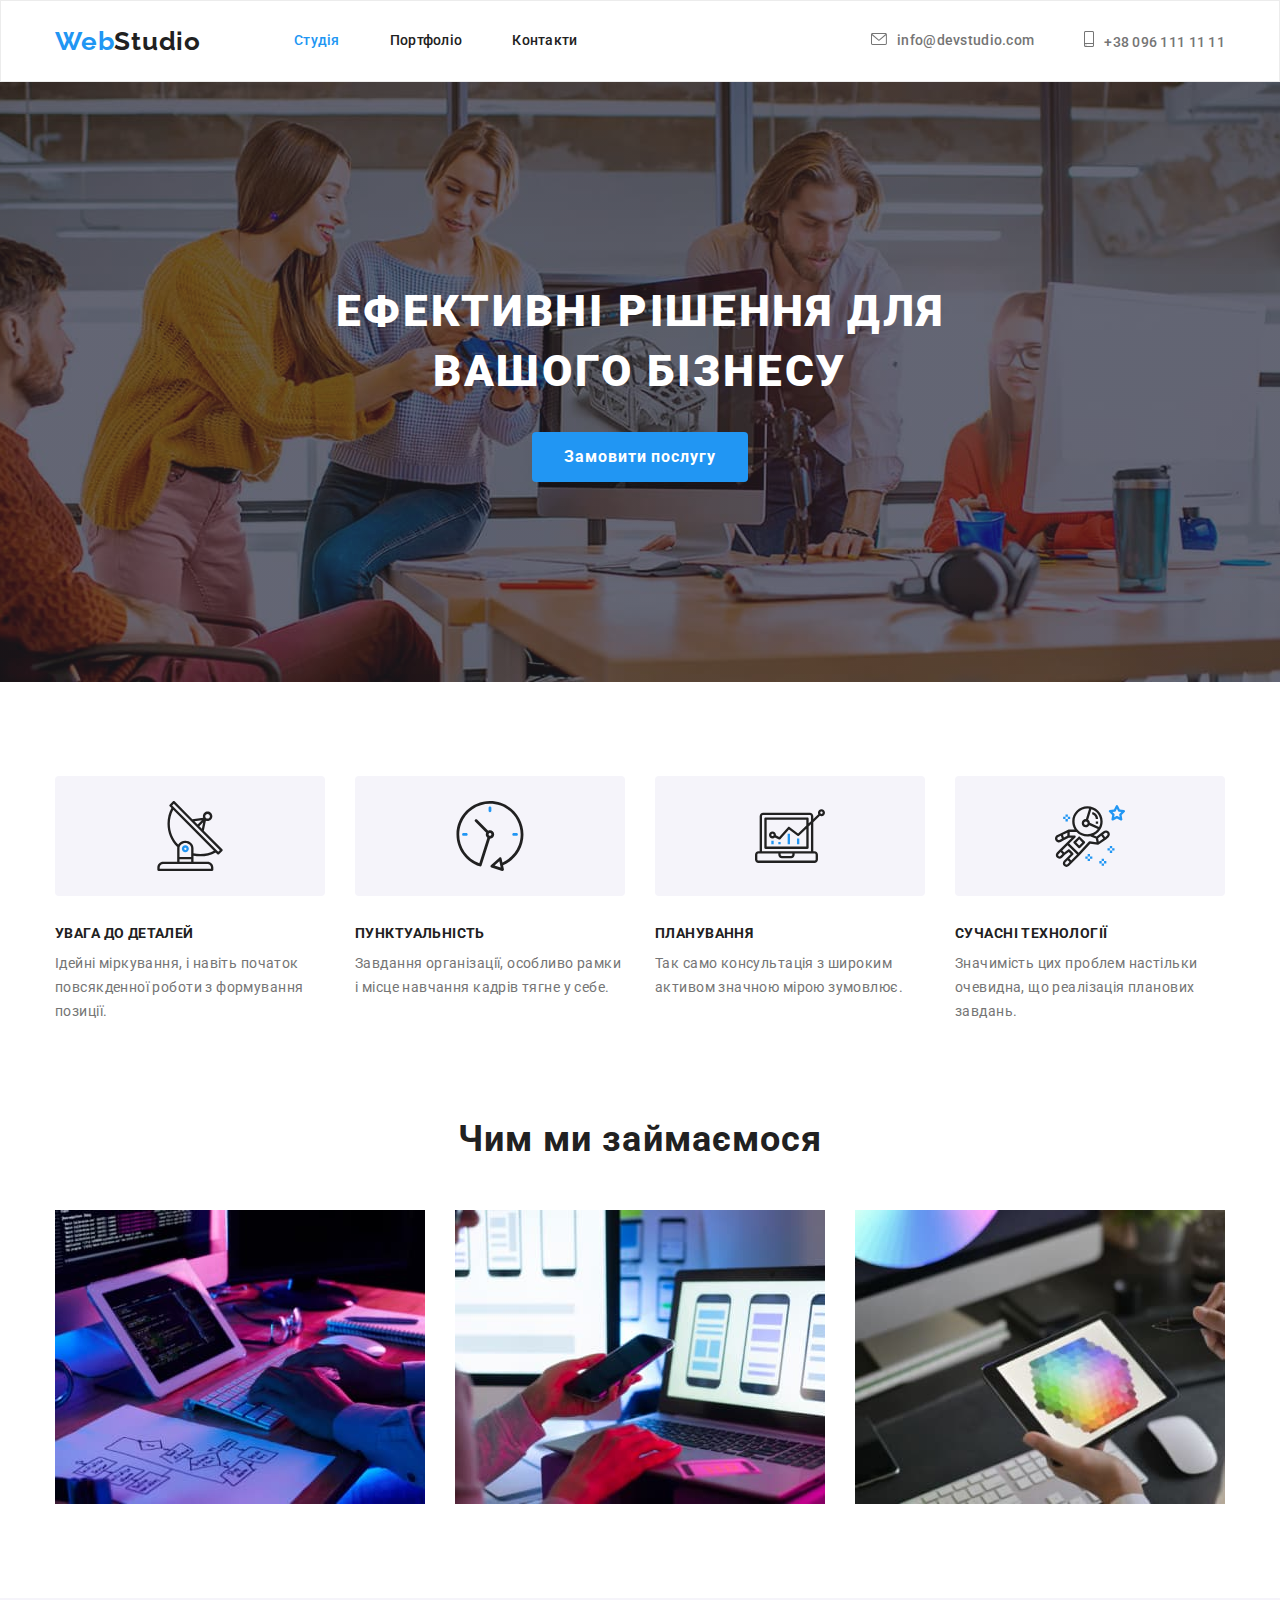
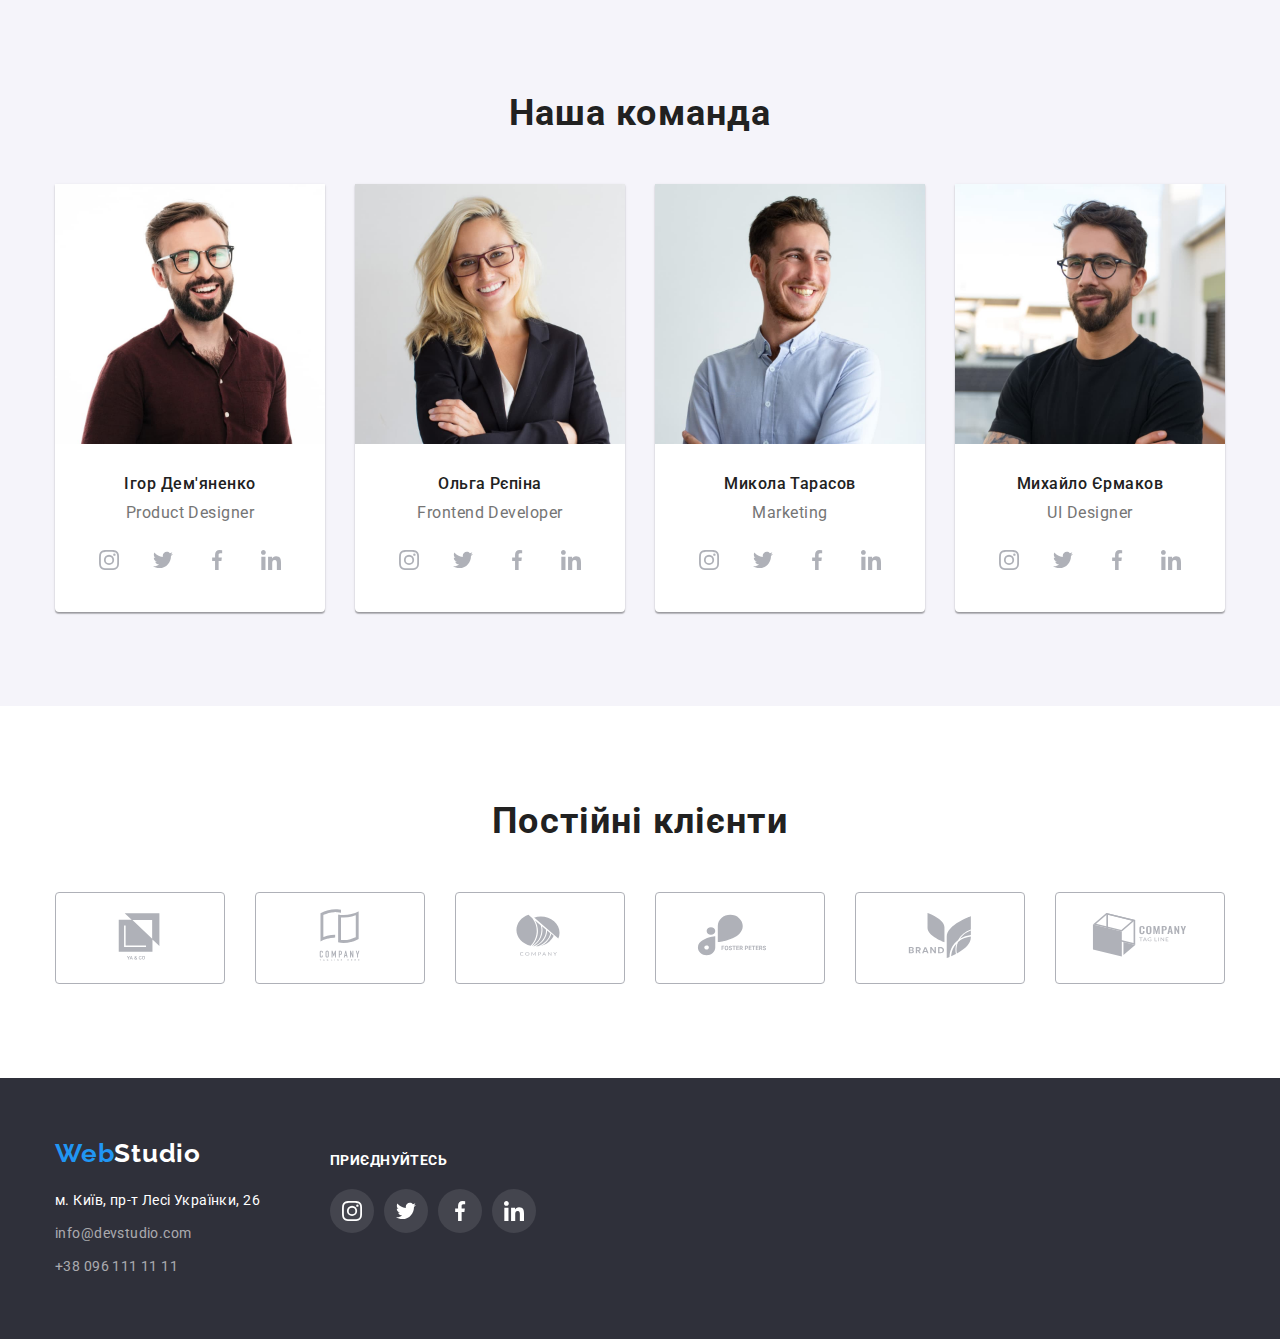
<file: index.html>
<!DOCTYPE html>
<html lang="en">

<head>
  <meta charset="UTF-8" />
  <meta http-equiv="X-UA-Compatible" content="IE=edge" />
  <meta name="viewport" content="width=he, initial-scale=1.0" />
  <title>WebStudio</title>
  <link rel="preconnect" href="https://fonts.googleapis.com" />
  <link rel="preconnect" href="https://fonts.gstatic.com" crossorigin />
  <link href="https://fonts.googleapis.com/css2?family=Raleway:wght@700&family=Roboto:wght@400;500;700;900&display=swap"
    rel="stylesheet" />
  <link rel="stylesheet"
    href="https://cdnjs.cloudflare.com/ajax/libs/modern-normalize/1.1.0/modern-normalize.min.css" />
  <link rel="stylesheet" href="./css/styles.css" />
</head>

<body>
  <!--Шапка-->
  <header>
    <div class="container main">
      <nav class="main-naf">
        <a href="./index.html" class="logo">Web<span class="stydio">Studio</span> </a>
        <ul class="site-nav">
          <li class="item"><a href="./index.html" class="link current">Студія</a></li>
          <li class="item"><a href="./portfolio.html" class="link">Портфоліо</a></li>
          <li class="item"><a href="#" class="link">Контакти</a></li>
        </ul>
      </nav>
      <ul class="contacts-nav">
        <li class="item">
          <a href="mailto:info@devstudio.com" class="contact-link"><svg class="icon-header" width="16" height="12">
              <use href="./images/icons.svg/icons.svg#icon-email"></use>
            </svg>info@devstudio.com</a>
        </li>
        <li class="item">
          <a href="tel:+380961111111" class="contact-link"><svg class="icon-header" width="10" height="16">
              <use href="./images/icons.svg/icons.svg#icon-smartphone"></use>
            </svg>+38 096 111 11 11</a>
        </li>
      </ul>
    </div>
  </header>
  <!-- Контент -->
  <main class="">
    <!--Банер-->
    <section class="hero">
      <div class="container">
        <h1 class="baner-title">Ефективні рішення для вашого бізнесу</h1>
        <button class="baner-button pointer" type="button">Замовити послугу</button>
      </div>
    </section>
    <!--Наші переваги-->
    <section class="section">
      <div class="container">
        <h2 class="visually-hidden">Наші переваги</h2>
        <ul class="section-list">
          <li class="item">
            <div class="icon">
              <svg class="icon-imeg">
                <use href="./images/icons.svg/icons.svg#icon-antenna"></use>
              </svg>
            </div>
            <h3 class="title">УВАГА ДО ДЕТАЛЕЙ</h3>
            <p class="options">
              Ідейні міркування, і навіть початок повсякденної роботи з формування позиції.
            </p>
          </li>
          <li class="item">
            <div class="icon">
              <svg class="icon-imeg">
                <use href="./images/icons.svg/icons.svg#icon-clock"></use>
              </svg>
            </div>
            <h3 class="title">ПУНКТУАЛЬНІСТЬ</h3>
            <p class="options">
              Завдання організації, особливо рамки і місце навчання кадрів тягне у себе.
            </p>
          </li>
          <li class="item">
            <div class="icon">
              <svg class="icon-imeg">
                <use href="./images/icons.svg/icons.svg#icon-diagram"></use>
              </svg>
            </div>
            <h3 class="title">ПЛАНУВАННЯ</h3>
            <p class="options">Так само консультація з широким активом значною мірою зумовлює.</p>
          </li>
          <li class="item">
            <div class="icon">
              <svg class="icon-imeg">
                <use href="./images/icons.svg/icons.svg#icon-astronaut"></use>
              </svg>
            </div>
            <h3 class="title">СУЧАСНІ ТЕХНОЛОГІЇ</h3>
            <p class="options">
              Значимість цих проблем настільки очевидна, що реалізація планових завдань.
            </p>
          </li>
        </ul>
      </div>
    </section>
    <!--Чим ми займаємося-->
    <section class="work container">
      <h2 class="work-title">Чим ми займаємося</h2>
      <ul class="work-list">
        <li class="item">
          <img src="./images/box/box-1.jpg" alt="Розробка програм" width="370" />
        </li>
        <li class="item">
          <img src="./images/box/box-2.jpg" alt="Розробка мобільних додатків" width="370" />
        </li>
        <li class="item">
          <img src="./images/box/box-3.jpg" alt="Дизайн програм" width="370" />
        </li>
      </ul>
    </section>
    <!--Наша команда-->
    <section class="section command-color">
      <div class="container">
        <h2 class="command-title">Наша команда</h2>
        <ul class="command-list">
          <li class="item">
            <img src="./images/foto/foto-1.jpg" alt="Ігор Дем'яненко" width="300" />
            <div class="content">
              <h3 class="surname-title">Ігор Дем'яненко</h3>
              <p class="position">Product Designer</p>
            </div>
            <ul class="social-icons">
              <li><a class="social-link" href="#"><svg class="icon-social" width="20" height="20">
                    <use href=" ./images/icons.svg/icons.svg#icon-instagram"></use>
                  </svg>
                </a></li>
              <li><a class="social-link" href="#"><svg class="icon-social" width="20" height="20">
                    <use href="./images/icons.svg/icons.svg#icon-twitter"></use>
                  </svg></a></li>
              <li><a class="social-link" href="#">
                  <svg class="icon-social" width="20" height="20">
                    <use href="./images/icons.svg/icons.svg#icon-facebook"></use>
                  </svg>
                </a></li>
              <li><a class="social-link" href="#"><svg class="icon-social" width="20" height="20">
                    <use href="./images/icons.svg/icons.svg#icon-linkedin"></use>
                  </svg></a></li>
            </ul>
          </li>
          <li class="item">
            <img src="./images/foto/foto-2.jpg" alt="Ольга Рєпіна" width="300" />
            <div class="content">
              <h3 class="surname-title">Ольга Рєпіна</h3>
              <p class="position">Frontend Developer</p>
            </div>
            <ul class="social-icons">
              <li><a class="social-link" href="#"><svg class="icon-social" width="20" height="20">
                    <use href=" ./images/icons.svg/icons.svg#icon-instagram"></use>
                  </svg>
                </a></li>
              <li><a class="social-link" href="#"><svg class="icon-social" width="20" height="20">
                    <use href="./images/icons.svg/icons.svg#icon-twitter"></use>
                  </svg></a></li>
              <li><a class="social-link" href="#">
                  <svg class="icon-social" width="20" height="20">
                    <use href="./images/icons.svg/icons.svg#icon-facebook"></use>
                  </svg>
                </a></li>
              <li><a class="social-link" href="#"><svg class="icon-social" width="20" height="20">
                    <use href="./images/icons.svg/icons.svg#icon-linkedin"></use>
                  </svg></a></li>
            </ul>
          </li>
          <li class="item">
            <img src="./images/foto/foto-3.jpg" alt="Микола Тарасов" width="300" />
            <div class="content">
              <h3 class="surname-title">Микола Тарасов</h3>
              <p class="position">Marketing</p>
            </div>
            <ul class="social-icons">
              <li><a class="social-link" href="#"><svg class="icon-social" width="20" height="20">
                    <use href=" ./images/icons.svg/icons.svg#icon-instagram"></use>
                  </svg>
                </a></li>
              <li><a class="social-link" href="#"><svg class="icon-social" width="20" height="20">
                    <use href="./images/icons.svg/icons.svg#icon-twitter"></use>
                  </svg></a></li>
              <li><a class="social-link" href="#">
                  <svg class="icon-social" width="20" height="20">
                    <use href="./images/icons.svg/icons.svg#icon-facebook"></use>
                  </svg>
                </a></li>
              <li><a class="social-link" href="#"><svg class="icon-social" width="20" height="20">
                    <use href="./images/icons.svg/icons.svg#icon-linkedin"></use>
                  </svg></a></li>
            </ul>
          </li>
          <li class="item">
            <img src="./images/foto/foto-4.jpg" alt="Михайло Єрмаков" width="300" />
            <div class="content">
              <h3 class="surname-title">Михайло Єрмаков</h3>
              <p class="position">UI Designer</p>
            </div>
            <ul class="social-icons">
              <li><a class="social-link" href="#"><svg class="icon-social" width="20" height="20">
                    <use href=" ./images/icons.svg/icons.svg#icon-instagram"></use>
                  </svg>
                </a></li>
              <li><a class="social-link" href="#"><svg class="icon-social" width="20" height="20">
                    <use href="./images/icons.svg/icons.svg#icon-twitter"></use>
                  </svg></a></li>
              <li><a class="social-link" href="#">
                  <svg class="icon-social" width="20" height="20">
                    <use href="./images/icons.svg/icons.svg#icon-facebook"></use>
                  </svg>
                </a></li>
              <li><a class="social-link" href="#"><svg class="icon-social" width="20" height="20">
                    <use href="./images/icons.svg/icons.svg#icon-linkedin"></use>
                  </svg></a></li>
            </ul>
          </li>
        </ul>
      </div>
    </section>
    <!-- Постійні клієнти -->
    <section class="container">
      <div class="section">
        <h2 class="client">Постійні клієнти</h2>
        <ul class="client-icons">
          <a class="client-link" href="#">
            <li class="client-section">
              <svg class="icon-client" width="106" height="60">
                <use href="./images/icons.svg/icons.svg#icon-group1"></use>
              </svg>
            </li>
          </a>
          <a class="client-link" href="#">
            <li class="client-section">
              <svg class="icon-client" width="106" height="60">
                <use href="./images/icons.svg/icons.svg#icon-group2"></use>
              </svg>
            </li>
          </a>
          <a class="client-link" href="#">
            <li class="client-section">
              <svg class="icon-client" width="106" height="60">
                <use href="./images/icons.svg/icons.svg#icon-group3"></use>
              </svg>
            </li>
          </a>
          <a class="client-link" href="#">
            <li class="client-section">
              <svg class="icon-client" width="106" height="60">
                <use href="./images/icons.svg/icons.svg#icon-group4"></use>
              </svg>
            </li>
          </a>
          <a class="client-link" href="#">
            <li class="client-section">
              <svg class="icon-client" width="106" height="60">
                <use href="./images/icons.svg/icons.svg#icon-group5"></use>
              </svg>
            </li>
          </a>
          <a class="client-link" href="#">
            <li class="client-section">
              <svg class="icon-client" width="106" height="60">
                <use href="./images/icons.svg/icons.svg#icon-group6"></use>
              </svg>
            </li>
          </a>
        </ul>
      </div>
    </section>
  </main>
  <!--Підвал-->
  <footer>
    <div class="container">
      <div class="box-footer">
        <div>
          <a href="./index.html" class="logo-footer">Web<span class="stydio-footer">Studio<span> </a>
          <address>
            <ul class="address-nav">
              <li class="addres-https">
                <a href="https://goo.gl/maps/YAiDTw7QHnEAMbG56" target="_blank" rel="noopener noreferrer nofollow"
                  class="link">м.
                  Київ, пр-т Лесі Українки, 26</a>
              </li>
              <li class="mail">
                <a href="mailto:info@devstudio.com" class="nav-link">info@devstudio.com</a>
              </li>
              <li class="tel">
                <a href="tel:+380961111111" class="nav-link">+38 096 111 11 11</a>
              </li>
            </ul>
          </address>
        </div>
        <div class="box-social">
          <h2 class="social-footer">приєднуйтесь</h2>
          <ul class="footer-social-icons">
            <li><a class="footer-social-link" href="#"><svg class="footer-icon-social" width="20" height="20">
                  <use href=" ./images/icons.svg/icons.svg#icon-instagram"></use>
                </svg>
              </a></li>
            <li><a class="footer-social-link" href="#"><svg class="footer-icon-social" width="20" height="20">
                  <use href="./images/icons.svg/icons.svg#icon-twitter"></use>
                </svg></a></li>
            <li><a class="footer-social-link" href="#">
                <svg class="footer-icon-social" width="20" height="20">
                  <use href="./images/icons.svg/icons.svg#icon-facebook"></use>
                </svg>
              </a></li>
            <li><a class="footer-social-link" href="#"><svg class="footer-icon-social" width="20" height="20">
                  <use href="./images/icons.svg/icons.svg#icon-linkedin"></use>
                </svg></a></li>
          </ul>
        </div>
      </div>
    </div>
  </footer>
</body>

</html>
</file>
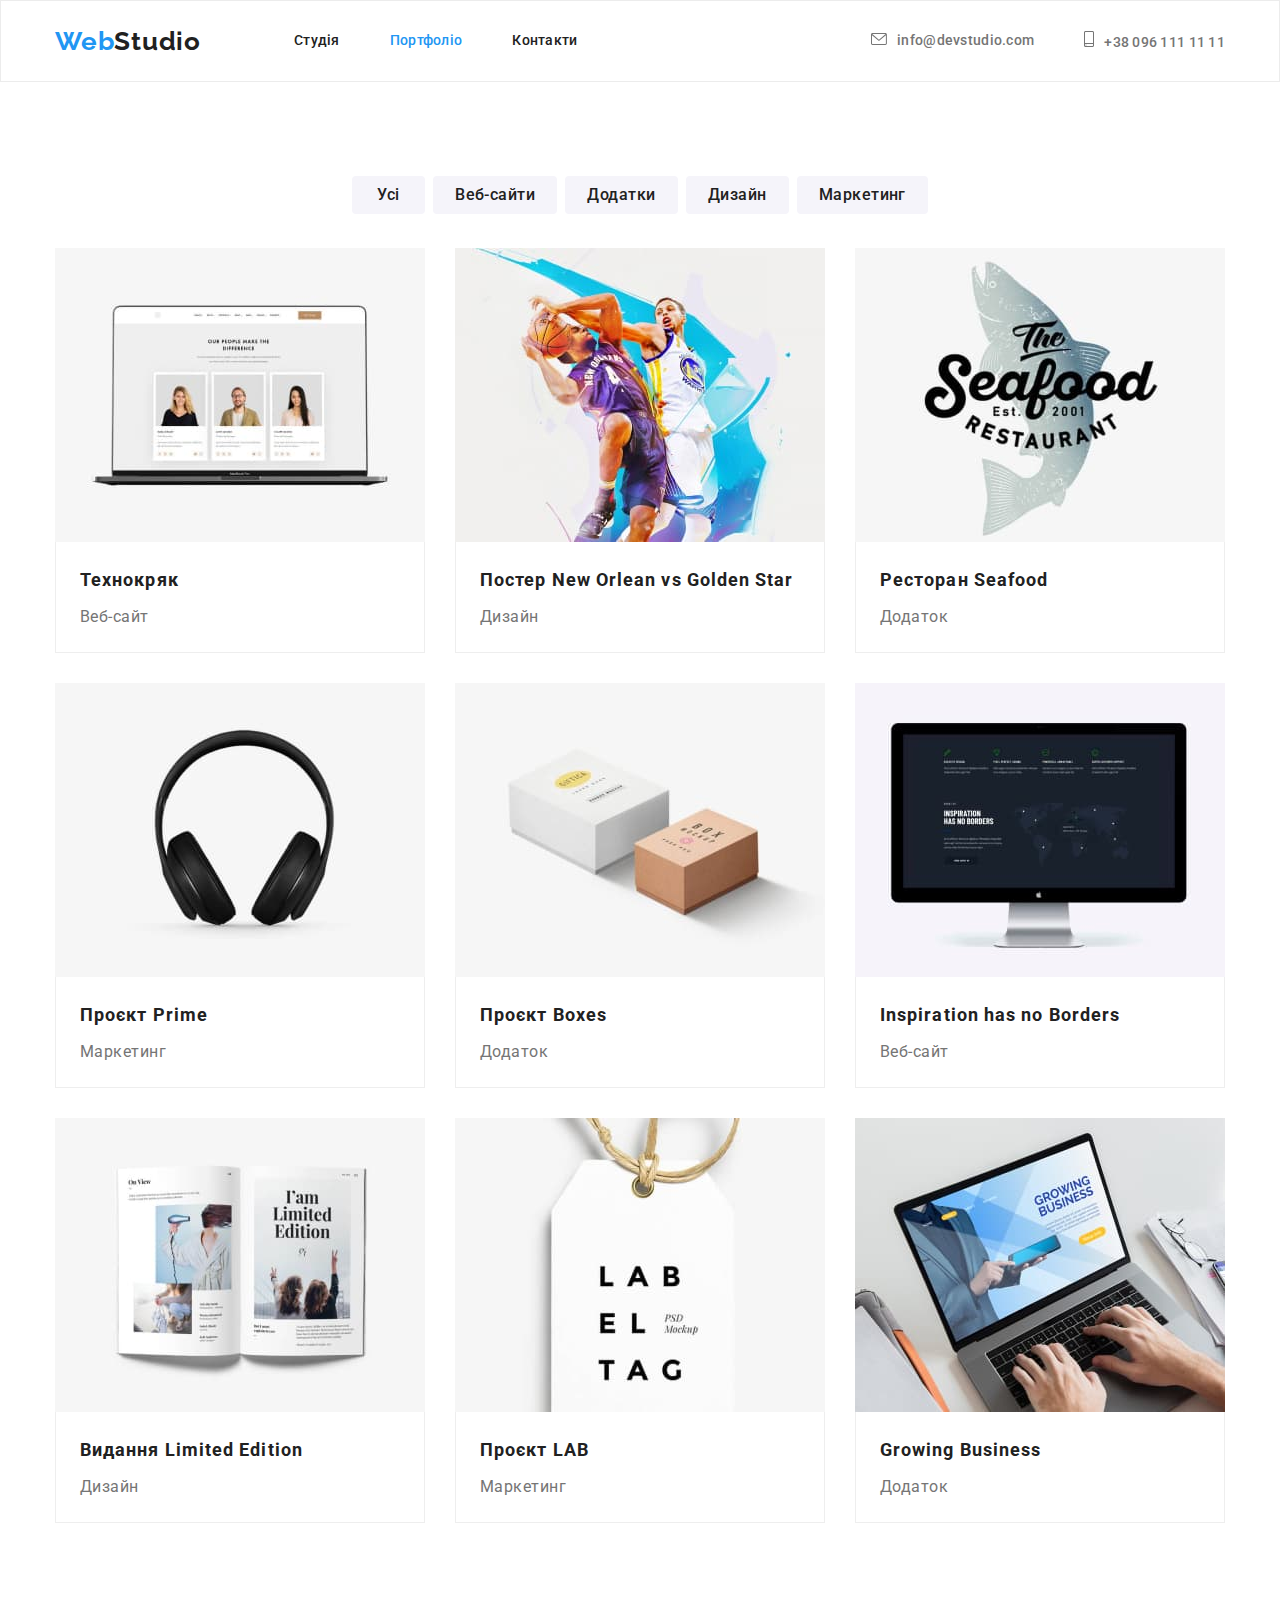
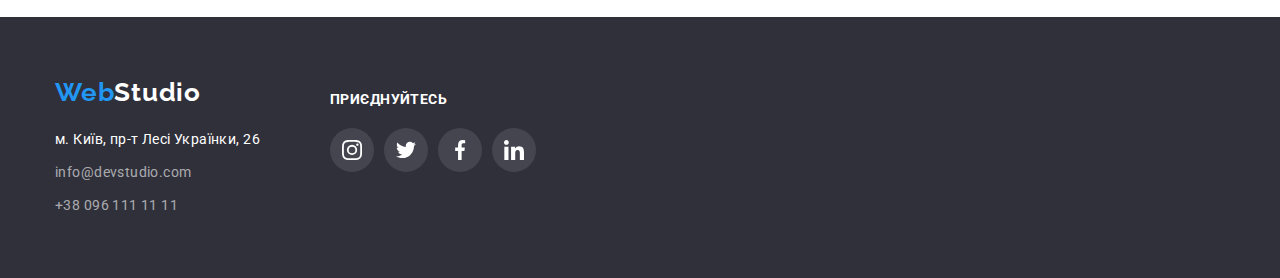
<file: portfolio.html>
<!DOCTYPE html>
<html lang="en">

<head>
  <meta charset="UTF-8" />
  <meta http-equiv="X-UA-Compatible" content="IE=edge" />
  <meta name="viewport" content="width=he, initial-scale=1.0" />
  <title>WebStudio</title>
  <link rel="preconnect" href="https://fonts.googleapis.com" />
  <link rel="preconnect" href="https://fonts.gstatic.com" crossorigin />
  <link href="https://fonts.googleapis.com/css2?family=Raleway:wght@700&family=Roboto:wght@400;500;700;900&display=swap"
    rel="stylesheet" />
  <link rel="stylesheet"
    href="https://cdnjs.cloudflare.com/ajax/libs/modern-normalize/1.1.0/modern-normalize.min.css" />
  <link rel="stylesheet" href="./css/styles.css" />
</head>

<body>
  <!--Шапка-->
  <header>
    <div class="container main">
      <nav class="main-naf">
        <a href="./index.html" class="logo">Web<span class="stydio">Studio</span> </a>
        <ul class="site-nav">
          <li class="item"><a href="./index.html" class="link">Студія</a></li>
          <li class="item"><a href="./portfolio.html" class="link current">Портфоліо</a></li>
          <li class="item"><a href="3" class="link">Контакти</a></li>
        </ul>
      </nav>
      <ul class="contacts-nav">
        <li class="item">
          <a href="mailto:info@devstudio.com" class="contact-link"><svg class="icon-header" width="16" height="12">
              <use href="./images/icons.svg/icons.svg#icon-email"></use>
            </svg>info@devstudio.com</a>
        </li>
        <li class="item">
          <a href="tel:+380961111111" class="contact-link"><svg class="icon-header" width="10" height="16">
              <use href="./images/icons.svg/icons.svg#icon-smartphone"></use>
            </svg>+38 096 111 11 11</a>
        </li>
      </ul>
    </div>
  </header>

  <!-- Контент -->
  <main>
    <section class="portfolio container">
      <h1 class="visually-hidden">Портфоліо</h1>
      <ul class="button-container">
        <li><button class="button pointer" type="button">Усі</button></li>
        <li><button class="button pointer" type="button">Веб-сайти</button></li>
        <li><button class="button pointer" type="button">Додатки</button></li>
        <li><button class="button pointer" type="button">Дизайн</button></li>
        <li><button class="button pointer" type="button">Маркетинг</button></li>
      </ul>
      <ul class="flex-container">
        <li class="portfolio-element">
          <a class="portfolio-item" href="#"><img src="./images/project/project-1.jpg" alt="Технокряк" width="370" />
            <div class="section-portfolio">
              <h2 class="portfolio-title">Технокряк</h2>
              <p class="portfolio-name">Веб-сайт</p>
            </div>
          </a>
        </li>
        <li class="portfolio-element">
          <a class="portfolio-item" href="#"><img src="./images/project/project-2.jpg"
              alt="Постер New Orlean vs Golden Star" width="370" />
            <div class="section-portfolio">
              <h2 class="portfolio-title">Постер New Orlean vs Golden Star</h2>
              <p class="portfolio-name">Дизайн</p>
            </div>
          </a>
        </li>
        <li class="portfolio-element">
          <a class="portfolio-item" href="#"><img src="./images/project/project-3.jpg" alt="Ресторан Seafood"
              width="370" />
            <div class="section-portfolio">
              <h2 class="portfolio-title">Ресторан Seafood</h2>
              <p class="portfolio-name">Додаток</p>
            </div>
          </a>
        </li>
        <li class="portfolio-element">
          <a class="portfolio-item" href="#"><img src="./images/project/project-4.jpg" alt="Проєкт Prime" width="370" />
            <div class="section-portfolio">
              <h2 class="portfolio-title">Проєкт Prime</h2>
              <p class="portfolio-name">Маркетинг</p>
            </div>
          </a>
        </li>
        <li class="portfolio-element">
          <a class="portfolio-item" href="#"><img src="./images/project/project-5.jpg" alt="Проєкт Boxes" width="370" />
            <div class="section-portfolio">
              <h2 class="portfolio-title">Проєкт Boxes</h2>
              <p class="portfolio-name">Додаток</p>
            </div>
          </a>
        </li>
        <li class="portfolio-element">
          <a class="portfolio-item" href="#"><img src="./images/project/project-6.jpg" alt="Inspiration has no Borders"
              width="370" />
            <div class="section-portfolio">
              <h2 class="portfolio-title">Inspiration has no Borders</h2>
              <p class="portfolio-name">Веб-сайт</p>
            </div>
          </a>
        </li>
        <li class="portfolio-element">
          <a class="portfolio-item" href="#"><img src="./images/project/project-7.jpg" alt="Видання Limited Edition"
              width="370" />
            <div class="section-portfolio">
              <h2 class="portfolio-title">Видання Limited Edition</h2>
              <p class="portfolio-name">Дизайн</p>
            </div>
          </a>
        </li>
        <li class="portfolio-element">
          <a class="portfolio-item" href="#">
            <img src="./images/project/project-8.jpg" alt="Проєкт LAB" width="370" />
            <div class="section-portfolio">
              <h2 class="portfolio-title">Проєкт LAB</h2>
              <p class="portfolio-name">Маркетинг</p>
            </div>
          </a>
        </li>
        <li class="portfolio-element">
          <a class="portfolio-item" href="#"><img src="./images/project/project-9.jpg" alt="Growing Business"
              width="370" />
            <div class="section-portfolio">
              <h2 class="portfolio-title">Growing Business</h2>
              <p class="portfolio-name">Додаток</p>
            </div>
          </a>
        </li>
      </ul>
    </section>
  </main>
  <!--Підвал-->
  <footer>
    <div class="container">
      <div class="box-footer">
        <div>
          <a href="./index.html" class="logo-footer">Web<span class="stydio-footer">Studio<span> </a>
          <address>
            <ul class="address-nav">
              <li class="addres-https">
                <a href="https://goo.gl/maps/YAiDTw7QHnEAMbG56" target="_blank" rel="noopener noreferrer nofollow"
                  class="link">м.
                  Київ, пр-т Лесі Українки, 26</a>
              </li>
              <li class="mail">
                <a href="mailto:info@devstudio.com" class="nav-link">info@devstudio.com</a>
              </li>
              <li class="tel">
                <a href="tel:+380961111111" class="nav-link">+38 096 111 11 11</a>
              </li>
            </ul>
          </address>
        </div>
        <div class="box-social">
          <h2 class="social-footer">приєднуйтесь</h2>
          <ul class="footer-social-icons">
            <li><a class="footer-social-link" href=""><svg class="footer-icon-social" width="20" height="20">
                  <use href=" ./images/icons.svg/icons.svg#icon-instagram"></use>
                </svg>
              </a></li>
            <li><a class="footer-social-link" href=""><svg class="footer-icon-social" width="20" height="20">
                  <use href="./images/icons.svg/icons.svg#icon-twitter"></use>
                </svg></a></li>
            <li><a class="footer-social-link" href="">
                <svg class="footer-icon-social" width="20" height="20">
                  <use href="./images/icons.svg/icons.svg#icon-facebook"></use>
                </svg>
              </a></li>
            <li><a class="footer-social-link" href=""><svg class="footer-icon-social" width="20" height="20">
                  <use href="./images/icons.svg/icons.svg#icon-linkedin"></use>
                </svg></a></li>
          </ul>
        </div>
      </div>
    </div>
  </footer>
</body>

</html>
</file>
<file: css/styles.css>
/* Вторинний колір тексту #212121 */
/* Основний колір тексту #757575 */
/* Колір тексту логотипу #2196F3   #000000 */
/* Колір меню навігації #212121 */
/* Колір активного посилання #2196F3 */
/* Колір Email, tel: background: #757575; */
/* Колір навігації Email, tel: background: #2196F3; */
/* Колір Email,tel: у footer rgba(255, 255, 255, 0.6) */
/* Колір білого тексту background: #FFFFFF; */
/* Основний колір фону #FFFFFF */

:root {
  --primary-text-color: #757575;
  --title-text-color: #212121;
  --h1-text-color: #ffffff;
  --accent-color: #2196f3;
  --logo-primary-text-color: #2196f3;
  --logo-title-text-color: #000000;
  --nav-primary-text-color: #212121;
  --email-tel-color-footer: rgba(255, 255, 255, 0.6);
  --primary-fon-color: #ffffff;
  --primary-color-footer: #2f303a;
}

/* index.html */

body {
  background-color: var(--primary-fon-color);
  color: var(--primary-text-color);
  font-family: roboto, sans-serif;
}

ul {
  padding: 0;
  margin: 0;
  list-style: none;
}

a {
  text-decoration: none;
}

img {
  display: block;
  max-width: 100%;
  height: auto;
}

.visually-hidden {
  position: absolute;
  white-space: nowrap;
  width: 1px;
  height: 1px;
  overflow: hidden;
  border: 0;
  padding: 0;
  clip: rect(0 0 0 0);
  clip-path: inset(50%);
  margin: -1px;
}

.container {
  margin-left: auto;
  margin-right: auto;
  width: 1200px;
  padding-left: 15px;
  padding-right: 15px;
}

.section {
  padding-top: 94px;
  padding-bottom: 94px;
}
/* Шапка */
header {
  border: 1px solid #ececec;
  background: #ffffff;
}
.main {
  display: flex;
  align-items: center;
}

.main-naf {
  display: flex;
  align-items: center;
}

.logo {
  font-family: Raleway;
  font-weight: 700;
  font-size: 26px;
  line-height: 1.19;
  letter-spacing: 0.03em;

  color: var(--logo-primary-text-color);
}
.stydio {
  color: var(--title-text-color);
}
.site-nav {
  display: flex;
  margin-left: 93px;
}
.site-nav .item + .item {
  margin-left: 50px;
}

.site-nav .link {
  display: block;
  font-weight: 500;
  font-size: 14px;
  line-height: 1.14;
  letter-spacing: 0.02em;
  padding-top: 32px;
  padding-bottom: 32px;

  color: #212121;
}
.site-nav .link:hover,
.site-nav .link:focus {
  color: var(--accent-color);
}

.site-nav .link.current {
  color: var(--accent-color);
}

.contacts-nav {
  display: flex;
  margin-left: auto;
}

.contacts-nav .item + .item {
  margin-left: 50px;
}

.contacts-nav a {
  font-weight: 500;
  font-size: 14px;
  line-height: 1.14;
  letter-spacing: 0.02em;

  color: var(--primary-text-color);
}

.icon-header {
  margin-right: 10px;
  fill: currentColor;
}

.contact-link:hover,
.contact-link:focus {
  color: var(--accent-color);
  fill: var(--accent-color);
}

/* Банер */
.hero {
  /* background-color: var(--primary-color-footer); */
  padding-top: 200px;
  padding-bottom: 200px;
  text-align: center;

  max-width: 1600px;
  min-height: 600px;
  margin-left: auto;
  margin-right: auto;
  background-image: linear-gradient(to right, rgba(47, 48, 58, 0.4), rgba(47, 48, 58, 0.4)),
    url(../images/hiro.jpg);
  background-repeat: no-repeat;
  background-position: center;
  background-size: cover;
}

.baner .container {
  text-align: center;
  padding: 200px 0;
}
.baner-title {
  margin-top: 0;
  margin-bottom: 30px;

  margin-left: auto;
  margin-right: auto;
  width: 696px;
  height: 120px;
  left: 452px;
  top: 280px;

  font-weight: 900;
  font-size: 44px;
  line-height: 1.36;

  letter-spacing: 0.06em;
  text-align: center;
  text-transform: uppercase;

  color: var(--h1-text-color);
}
.baner-button {
  border-radius: 4px;
  padding: 10px 32px;
  min-width: 216px;
  text-align: center;
  border: none;

  font-family: 'Roboto';
  font-weight: 700;
  font-size: 16px;
  line-height: 1.87;
  letter-spacing: 0.06em;

  background-color: var(--accent-color);
  color: var(--h1-text-color);
}
.baner-button:hover,
.baner-button:focus {
  background-color: #188ce8;
}

/* Наші переваги */
.title {
  margin-top: 0;
  margin-bottom: 10px;
}
.section-list {
  display: flex;

  font-size: 14px;
  line-height: 1.71;
  letter-spacing: 0.03em;
}

.section-list .item + .item {
  margin-left: 30px;
}

.icon {
  margin-bottom: 30px;

  display: flex;
  width: 270px;
  height: 120px;
  align-items: center;
  justify-content: center;

  background: #f5f4fa;
  border-radius: 4px;
}

.icon-imeg {
  width: 70px;
  height: 70px;
}

.section-title,
.title {
  font-weight: 700;
  font-size: 14px;
  line-height: 1.14;
  letter-spacing: 0.03em;

  color: var(--title-text-color);
}

.section-title,
.options {
  margin-top: 0;
  margin-bottom: 0;

  font-size: 14px;
  line-height: 1.71;
  letter-spacing: 0.03em;
}

/* Чим ми займаємось */

.work {
  padding-bottom: 94px;
}

.work-title {
  margin-top: 0;
  margin-bottom: 50px;

  font-weight: 700;
  font-size: 36px;
  line-height: 1.17;
  text-align: center;
  letter-spacing: 0.03em;

  color: var(--nav-primary-text-color);
}

.work-list {
  display: flex;
}

.work-list .item + .item {
  margin-left: 30px;
}

/* Наша команда */

.command-color {
  background-color: #f5f4fa;
}

.command-title {
  margin-top: 0;
  margin-bottom: 50px;

  font-weight: 700;
  font-size: 36px;
  line-height: 1.17;
  text-align: center;
  letter-spacing: 0.03em;

  color: var(--title-text-color);
}
.surname-title {
  margin-top: 0;
  margin-bottom: 10px;

  font-weight: 500;
  font-size: 16px;
  line-height: 1.19;
  text-align: center;
  letter-spacing: 0.03em;

  color: var(--nav-primary-text-color);
}

.command-list {
  display: flex;
}
.command-list .item + .item {
  margin-left: 30px;
}

.command-list .item {
  box-shadow: 0px 1px 3px rgba(0, 0, 0, 0.12), 0px 1px 1px rgba(0, 0, 0, 0.14),
    0px 2px 1px rgba(0, 0, 0, 0.2);
  border-radius: 0px 0px 4px 4px;

  background: var(--primary-fon-color);
}

.content {
  padding-top: 30px;
  padding-left: 10px;

  padding-right: 10px;
}

.position {
  margin-top: 0;
  margin-bottom: 16px;

  font-size: 16px;
  line-height: 1.19;
  text-align: center;
  letter-spacing: 0.03em;
}

.social-icons {
  display: flex;
  justify-content: space-between;
  padding-left: 32px;
  padding-right: 32px;
  padding-bottom: 30px;
}

.social-link {
  display: flex;
  justify-content: center;
  align-items: center;

  width: 44px;
  height: 44px;
  border-radius: 50%;
  color: #afb1b8;
}

.social-link:hover,
.social-link:focus {
  background-color: var(--accent-color);
  color: var(--primary-fon-color);
}

.icon-social {
  fill: currentColor;
}

/* Постійні клієнти */

.client {
  margin-top: 0;
  margin-bottom: 50px;

  font-weight: 700;
  font-size: 36px;
  line-height: 1.17;
  text-align: center;
  letter-spacing: 0.03em;

  color: var(--nav-primary-text-color);
}

.client-link {
  display: flex;
  align-items: center;
  justify-content: center;

  width: 170px;
  height: 92px;
  fill: #afb1b8;
  border: 1px solid #afb1b8;
  border-radius: 4px;
}
.client-link:hover,
.client-link:focus {
  color: var(--accent-color);
  fill: #2196f3;
  border: 1px solid var(--accent-color);
  border-radius: 4px;
}

.client-icons {
  display: flex;
  justify-content: space-between;
}

/* Підвал */
footer {
  background-color: #2f303a;
  padding-top: 60px;
  padding-bottom: 60px;
}

.box-footer {
  display: flex;
}

.logo-footer {
  display: block;
  margin-bottom: 20px;

  font-family: Raleway;
  font-weight: 700;
  font-size: 26px;
  line-height: 1.19;
  letter-spacing: 0.03em;

  color: var(--logo-primary-text-color);
}

.stydio-footer {
  color: var(--h1-text-color);
}

.address-nav .link {
  font-family: 'Roboto';
  font-size: 14px;
  line-height: 1.71;
  letter-spacing: 0.03em;
  font-style: initial;

  color: var(--h1-text-color);
}

.address-nav .link:hover,
.address-nav .link:focus {
  color: var(--accent-color);
}

.addres-https {
  margin-top: 0;
  margin-bottom: 9px;
}
.mail {
  margin-top: 0;
  margin-bottom: 9px;
}

.tel {
  margin-top: 0;
  margin-bottom: 0px;
}

.nav-link {
  font-family: 'Roboto';
  font-size: 14px;
  line-height: 1.71;
  letter-spacing: 0.03em;
  font-style: initial;

  color: rgba(255, 255, 255, 0.6);
}
.nav-link:hover,
.nav-link:focus {
  color: var(--accent-color);
}

/* Приєднуйтесь */

.box-social {
  margin-left: 70px;
  padding-top: 15px;
}

.social-footer {
  margin-top: 0;
  margin-bottom: 20px;

  font-weight: 700;
  font-size: 14px;
  line-height: 1.14;
  letter-spacing: 0.03em;
  text-transform: uppercase;
  color: var(--primary-fon-color);
}

.footer-social-icons {
  display: flex;
  justify-content: space-between;
}

.footer-social-icons li + li {
  margin-left: 10px;
}

.footer-social-link {
  display: flex;
  justify-content: center;
  align-items: center;
  width: 44px;
  height: 44px;
  border-radius: 50%;
  color: var(--primary-fon-color);
  background-color: rgba(255, 255, 255, 0.1);
}

.footer-social-link:hover,
.footer-social-link:focus {
  background-color: var(--accent-color);
  color: var(--primary-fon-color);
}

.footer-icon-social {
  fill: currentColor;
}

/* portfolio.html */
.portfolio {
  padding-top: 94px;
  padding-bottom: 94px;
}

.portfolio .button {
  border: none;
  border-radius: 4px;
  padding: 6px 22px;
  min-width: 73px;

  font-weight: 500;
  font-size: 16px;
  line-height: 1.63;
  letter-spacing: 0.03em;

  background-color: #f5f4fa;
  color: var(--nav-primary-text-color);
}
.button-container {
  display: flex;
  margin-bottom: 34px;
  justify-content: center;
}

.button-container li + li {
  margin-left: 8px;
}

.portfolio .button:hover,
.portfolio .button:focus {
  background-color: var(--accent-color);
  color: var(--h1-text-color);
  box-shadow: 0px 3px 1px rgba(0, 0, 0, 0.1), 0px 1px 2px rgba(0, 0, 0, 0.08),
    0px 2px 2px rgba(0, 0, 0, 0.12);
}
.pointer {
  cursor: pointer;
}

.flex-container {
  display: flex;
  flex-wrap: wrap;
}

.portfolio-element:not(:nth-child(3n)) {
  margin-right: 30px;
}

.portfolio-element:not(:nth-last-child(-n + 3)) {
  margin-bottom: 30px;
}

.portfolio-item {
  display: block;
}

.portfolio-item:hover,
.portfolio-item:focus {
  box-shadow: 0px 3px 1px rgba(0, 0, 0, 0.1), 0px 1px 2px rgba(0, 0, 0, 0.08),
    0px 2px 2px rgba(0, 0, 0, 0.12);
}

.section-portfolio {
  padding: 20px 24px;

  border-left: 1px solid #eeeeee;
  border-bottom: 1px solid #eeeeee;
  border-right: 1px solid #eeeeee;
}

.portfolio-title {
  margin-top: 0;
  margin-bottom: 4px;

  font-weight: 700;
  font-size: 18px;
  line-height: 2;
  letter-spacing: 0.06em;

  color: var(--nav-primary-text-color);
}

.portfolio-name {
  margin-top: 0;
  margin-bottom: 0;

  font-size: 16px;
  line-height: 1.88;
  letter-spacing: 0.03em;

  color: var(--primary-text-color);
}
</file>
